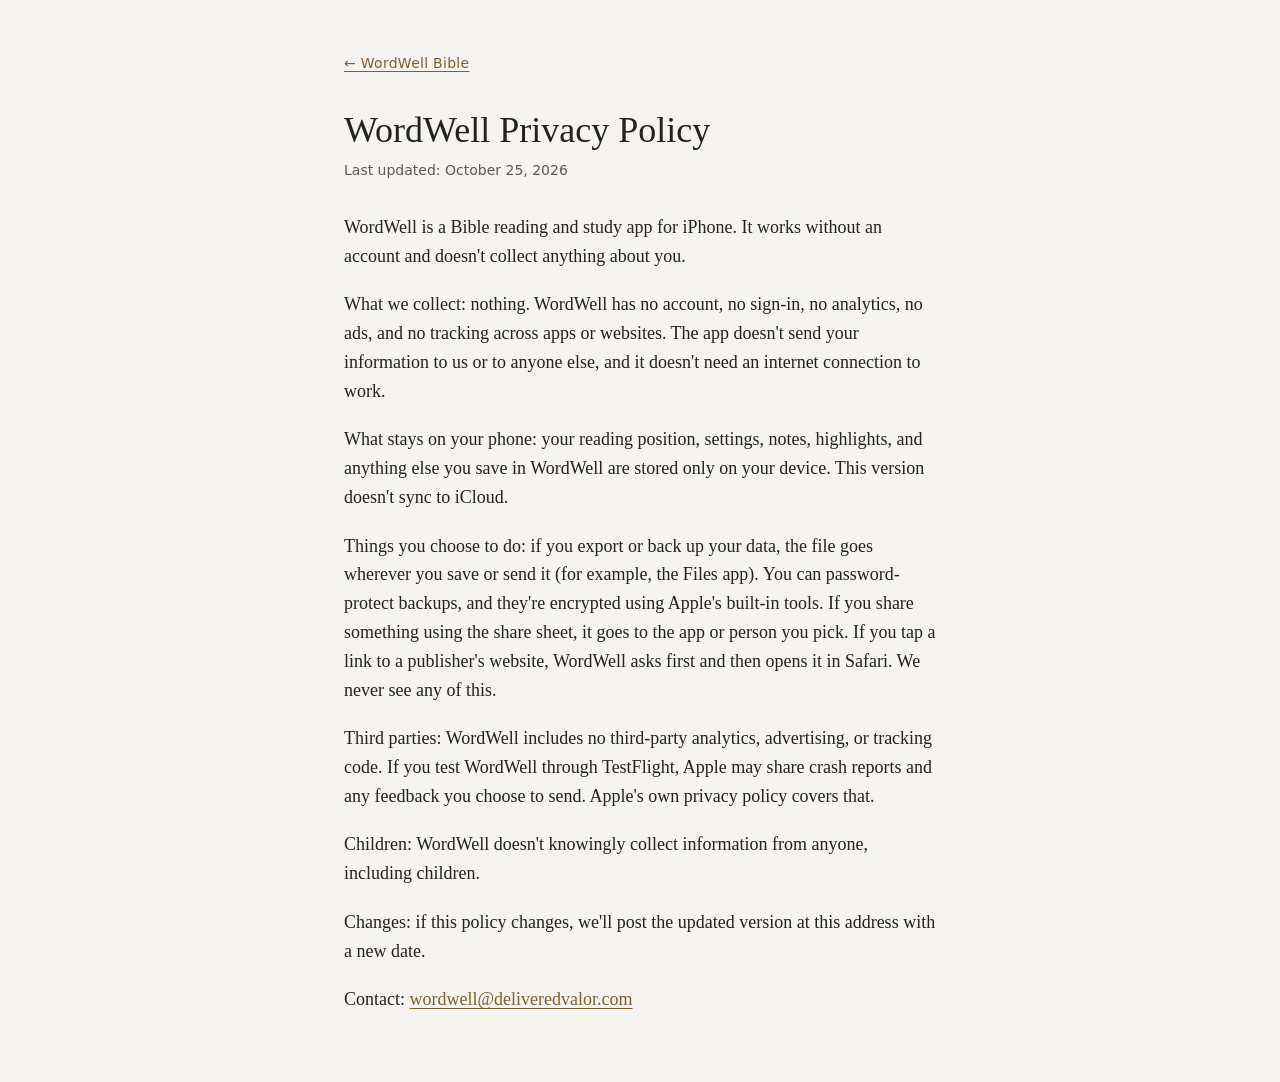
<file: privacy/index.html>
<!doctype html>
<html lang="en">
<head>
<meta charset="utf-8">
<meta name="viewport" content="width=device-width,initial-scale=1,viewport-fit=cover">
<title>Privacy Policy · WordWell Bible</title>
<meta name="description" content="The WordWell privacy policy: WordWell works without an account and doesn't collect anything about you.">
<link rel="canonical" href="https://wordwellbible.com/privacy/">
<meta name="theme-color" content="#F5F4F0">
<link rel="icon" href="/assets/favicon-32.png" sizes="32x32" type="image/png">
<link rel="icon" href="/assets/mark.svg" type="image/svg+xml">
<link rel="apple-touch-icon" href="/assets/apple-touch-icon.png">
<style>
  /* A plain page: the site's daylight colors and font stacks (styles.css), with no web fonts, scripts or scene. */
  :root {
    color-scheme: light dark;
    --paper: #F5F4F0; --ink: #24221E; --ink-2: #5E5950; --bronze-ink: #7C5F33;
    --night: #0b0907; --cream: #efe7d6; --cream-2: #c9bfad; --bronze-hi: #d3b47e;
    --serif: 'EB Garamond', Garamond, 'Iowan Old Style', Georgia, serif;
    --sans: Inter, -apple-system, BlinkMacSystemFont, 'Segoe UI', system-ui, sans-serif;
    --bg: var(--paper); --fg: var(--ink); --fg-2: var(--ink-2); --link: var(--bronze-ink);
  }
  @media (prefers-color-scheme: dark) {
    :root { --bg: var(--night); --fg: var(--cream); --fg-2: var(--cream-2); --link: var(--bronze-hi); }
  }
  *, *::before, *::after { box-sizing: border-box; }
  html { background: var(--bg); }
  body { margin: 0; background: var(--bg); color: var(--fg); font: 400 1.125rem/1.6 var(--serif); -webkit-font-smoothing: antialiased; text-rendering: optimizeLegibility; }
  main { max-width: 40rem; margin: 0 auto; padding: 48px 24px calc(48px + env(safe-area-inset-bottom, 0px)); }
  a { color: var(--link); text-underline-offset: .18em; }
  :focus-visible { outline: 2px solid var(--link); outline-offset: 3px; border-radius: 6px; }
  .home { font: 500 14px/1.4 var(--sans); letter-spacing: .02em; }
  h1 { font-weight: 500; font-size: 2.25rem; line-height: 1.2; margin: 32px 0 8px; }
  .updated { font: 400 14px/1.5 var(--sans); color: var(--fg-2); margin: 0 0 32px; }
  p { margin: 0 0 1.1em; }
</style>
</head>
<body>
<main>
<nav><a class="home" href="/">← WordWell Bible</a></nav>
<article>
<h1>WordWell Privacy Policy</h1>
<p class="updated">Last updated: October 25, 2026</p>

<p>WordWell is a Bible reading and study app for iPhone. It works without an account and doesn't collect anything about you.</p>

<p>What we collect: nothing. WordWell has no account, no sign-in, no analytics, no ads, and no tracking across apps or websites. The app doesn't send your information to us or to anyone else, and it doesn't need an internet connection to work.</p>

<p>What stays on your phone: your reading position, settings, notes, highlights, and anything else you save in WordWell are stored only on your device. This version doesn't sync to iCloud.</p>

<p>Things you choose to do: if you export or back up your data, the file goes wherever you save or send it (for example, the Files app). You can password-protect backups, and they're encrypted using Apple's built-in tools. If you share something using the share sheet, it goes to the app or person you pick. If you tap a link to a publisher's website, WordWell asks first and then opens it in Safari. We never see any of this.</p>

<p>Third parties: WordWell includes no third-party analytics, advertising, or tracking code. If you test WordWell through TestFlight, Apple may share crash reports and any feedback you choose to send. Apple's own privacy policy covers that.</p>

<p>Children: WordWell doesn't knowingly collect information from anyone, including children.</p>

<p>Changes: if this policy changes, we'll post the updated version at this address with a new date.</p>

<p>Contact: <a href="mailto:wordwell@deliveredvalor.com">wordwell@deliveredvalor.com</a></p>
</article>
</main>
</body>
</html>
</file>
